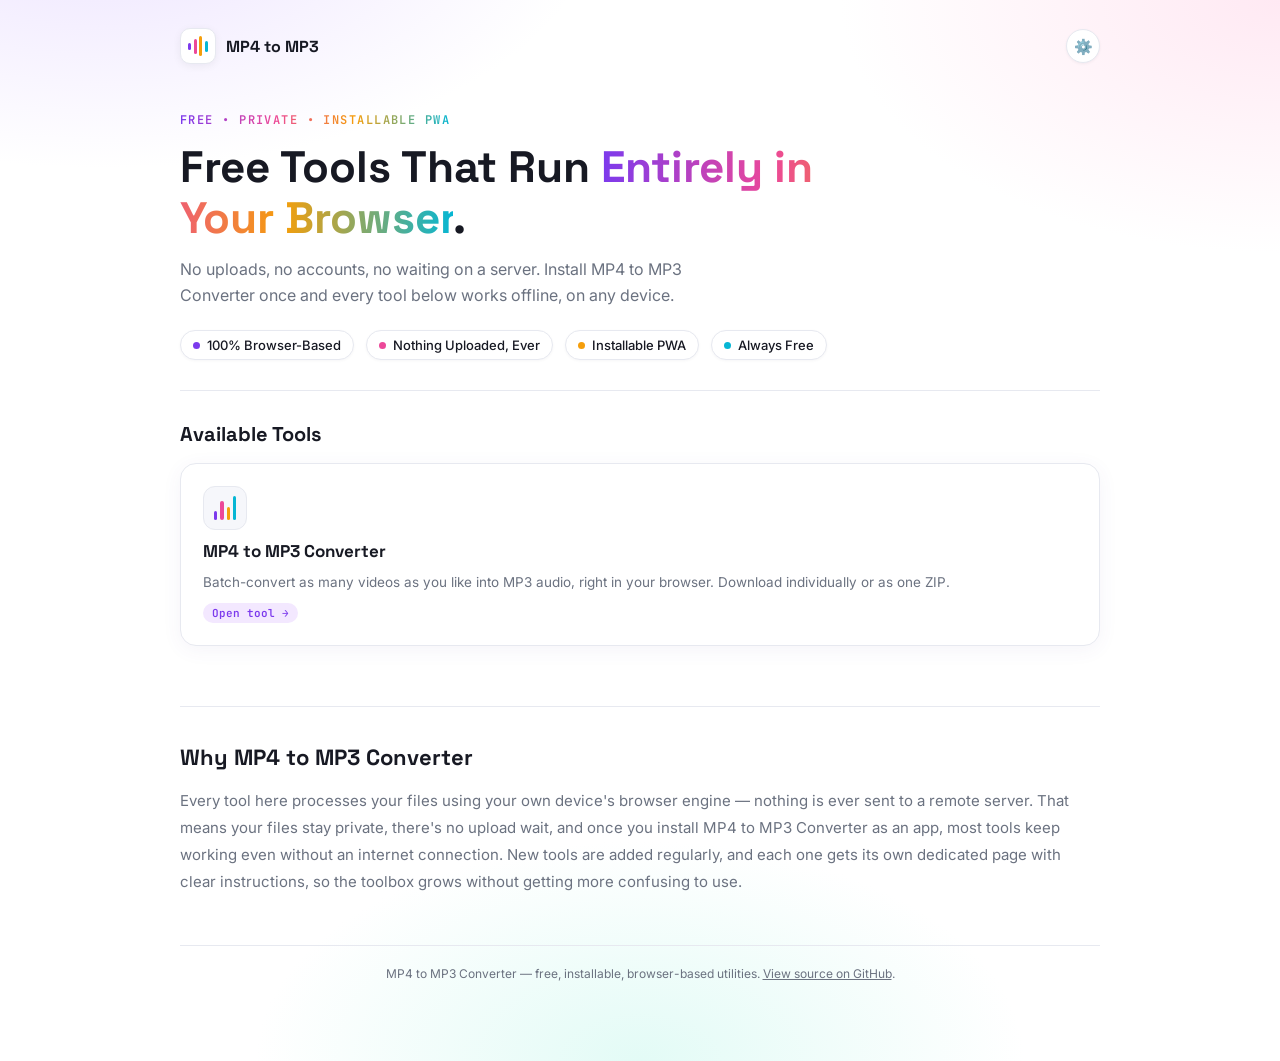
<file: index.html>
<!DOCTYPE html>
<html lang="en" dir="ltr">
<head>
  <meta name="google-site-verification" content="Ff_dLsNdcpMIW1kSSn31dNSxWAFQNNR4NKiuX0pF2Vg" />
<meta charset="UTF-8">
<meta name="viewport" content="width=device-width, initial-scale=1, viewport-fit=cover">
<title>MP4 to MP3 Converter — Free Online Video to Audio Converter</title>
<meta name="description" content="Free MP4 to MP3 converter online. Convert MP4, MOV, and WEBM videos to MP3 in your browser with batch conversion, no upload, no signup, and private offline-ready processing.">
<meta name="keywords" content="free online tools, browser tools, mp4 to mp3 converter, video to audio converter, offline PWA tools, no upload converter, batch converter">
<meta name="robots" content="index, follow">
<link rel="canonical" href="https://mp4-to-mp3-bice.vercel.app/">

<meta property="og:type" content="website">
<meta property="og:site_name" content="MP4 to MP3 Converter">
<meta property="og:title" content="Free Online Tools — Convert, Compress & Create">
<meta property="og:description" content="A growing toolbox of free, installable, browser-based utilities. Nothing you use is ever uploaded to a server.">
<meta property="og:url" content="https://mp4-to-mp3-bice.vercel.app/">
<meta property="og:image" content="https://mp4-to-mp3-bice.vercel.app/icons/icon-512.png">
<meta property="og:image:width" content="512">
<meta property="og:image:height" content="512">
<meta property="og:image:alt" content="MP4 to MP3 Converter logo — a colorful audio equalizer mark">
<meta property="og:locale" content="en_US">
<meta name="author" content="MP4 to MP3 Converter">

<meta name="twitter:card" content="summary_large_image">
<meta name="twitter:site" content="@example">
<meta name="twitter:title" content="Free Online Tools — Convert, Compress & Create">
<meta name="twitter:description" content="Browser-based tools, starting with a batch MP4 to MP3 converter. No uploads, no signup.">
<meta name="twitter:image" content="https://mp4-to-mp3-bice.vercel.app/icons/icon-512.png">

<link rel="manifest" href="manifest.json">
<meta name="theme-color" content="#FFFFFF">
<meta name="mobile-web-app-capable" content="yes">
<meta name="apple-mobile-web-app-capable" content="yes">
<meta name="apple-mobile-web-app-status-bar-style" content="default">
<meta name="apple-mobile-web-app-title" content="MP4 to MP3 Converter">
<link rel="apple-touch-icon" href="icons/apple-touch-icon.png">
<link rel="icon" type="image/png" sizes="192x192" href="icons/icon-192.png">
<link rel="icon" type="image/png" sizes="32x32" href="icons/favicon-32.png">
<link rel="icon" type="image/png" sizes="16x16" href="icons/favicon-16.png">
<link rel="shortcut icon" href="favicon.ico">

<script type="application/ld+json">
{
  "@context": "https://schema.org",
  "@type": "WebSite",
  "name": "MP4 to MP3 Converter",
  "url": "https://mp4-to-mp3-bice.vercel.app/",
  "description": "A free, installable toolbox of browser-based utilities."
}
</script>
<script type="application/ld+json">
{
  "@context": "https://schema.org",
  "@type": "Organization",
  "name": "MP4 to MP3 Converter",
  "url": "https://mp4-to-mp3-bice.vercel.app/",
  "logo": "https://mp4-to-mp3-bice.vercel.app/icons/icon-512.png"
}
</script>
<script type="application/ld+json">
{
  "@context": "https://schema.org",
  "@type": "ItemList",
  "itemListElement": [
    {
      "@type": "ListItem",
      "position": 1,
      "name": "MP4 to MP3 Converter",
      "url": "https://mp4-to-mp3-bice.vercel.app/tools/mp4-to-mp3/"
    }
  ]
}
</script>

<link rel="preconnect" href="https://fonts.googleapis.com">
<link rel="preconnect" href="https://fonts.gstatic.com" crossorigin>
<link href="https://fonts.googleapis.com/css2?family=Space+Grotesk:wght@500;600;700&family=Inter:wght@400;500;600;700&family=JetBrains+Mono:wght@400;500&display=swap" rel="stylesheet">
<link rel="stylesheet" href="assets/styles.css">
</head>
<body>
<div class="wrap">

  <header class="top">
    <a class="brand" href="/">
      <div class="brand-mark"><span></span><span></span><span></span><span></span></div>
      <b>MP4 to MP3</b>
    </a>
    <div class="top-actions">
      <span class="ios-hint" id="iosHint"></span>
      <a class="settings-btn" href="/settings/" title="Settings" aria-label="Settings">⚙️</a>
      <button class="install-btn" id="installBtn">📲 Install App</button>
    </div>
  </header>

  <section class="hero">
    <span class="eyebrow">Free • Private • Installable PWA</span>
    <h1>Free Tools That Run <em>Entirely in Your Browser</em>.</h1>
    <p>No uploads, no accounts, no waiting on a server. Install MP4 to MP3 Converter once and every tool below works offline, on any device.</p>
    <div class="trust-row">
      <div><span class="dot v"></span> 100% Browser-Based</div>
      <div><span class="dot p"></span> Nothing Uploaded, Ever</div>
      <div><span class="dot a"></span> Installable PWA</div>
      <div><span class="dot c"></span> Always Free</div>
    </div>
  </section>

  <section>
    <h2 style="font-size:20px;margin-bottom:16px;">Available Tools</h2>
    <div class="tool-grid">
      <a class="tool-card" href="/tools/mp4-to-mp3/">
        <div class="tool-icon"><span style="height:40%"></span><span style="height:80%"></span><span style="height:55%"></span><span style="height:100%"></span></div>
        <h3>MP4 to MP3 Converter</h3>
        <p>Batch-convert as many videos as you like into MP3 audio, right in your browser. Download individually or as one ZIP.</p>
        <span class="tag">Open tool →</span>
      </a>

    </div>
  </section>

  <section class="info">
    <h2>Why MP4 to MP3 Converter</h2>
    <p style="color:var(--text-muted);line-height:1.8;font-size:15px;">
      Every tool here processes your files using your own device's browser engine — nothing is ever sent to a
      remote server. That means your files stay private, there's no upload wait, and once you install MP4 to MP3 Converter
      as an app, most tools keep working even without an internet connection. New tools are added regularly,
      and each one gets its own dedicated page with clear instructions, so the toolbox grows without getting
      more confusing to use.
    </p>
  </section>

  <footer>
    <div>MP4 to MP3 Converter — free, installable, browser-based utilities. <a href="https://github.com/" target="_blank" rel="noopener">View source on GitHub</a>.</div>
  </footer>
</div>

<script>window.PWA_ROOT = './';</script>
<script src="assets/pwa.js"></script>
</body>
</html>
</file>
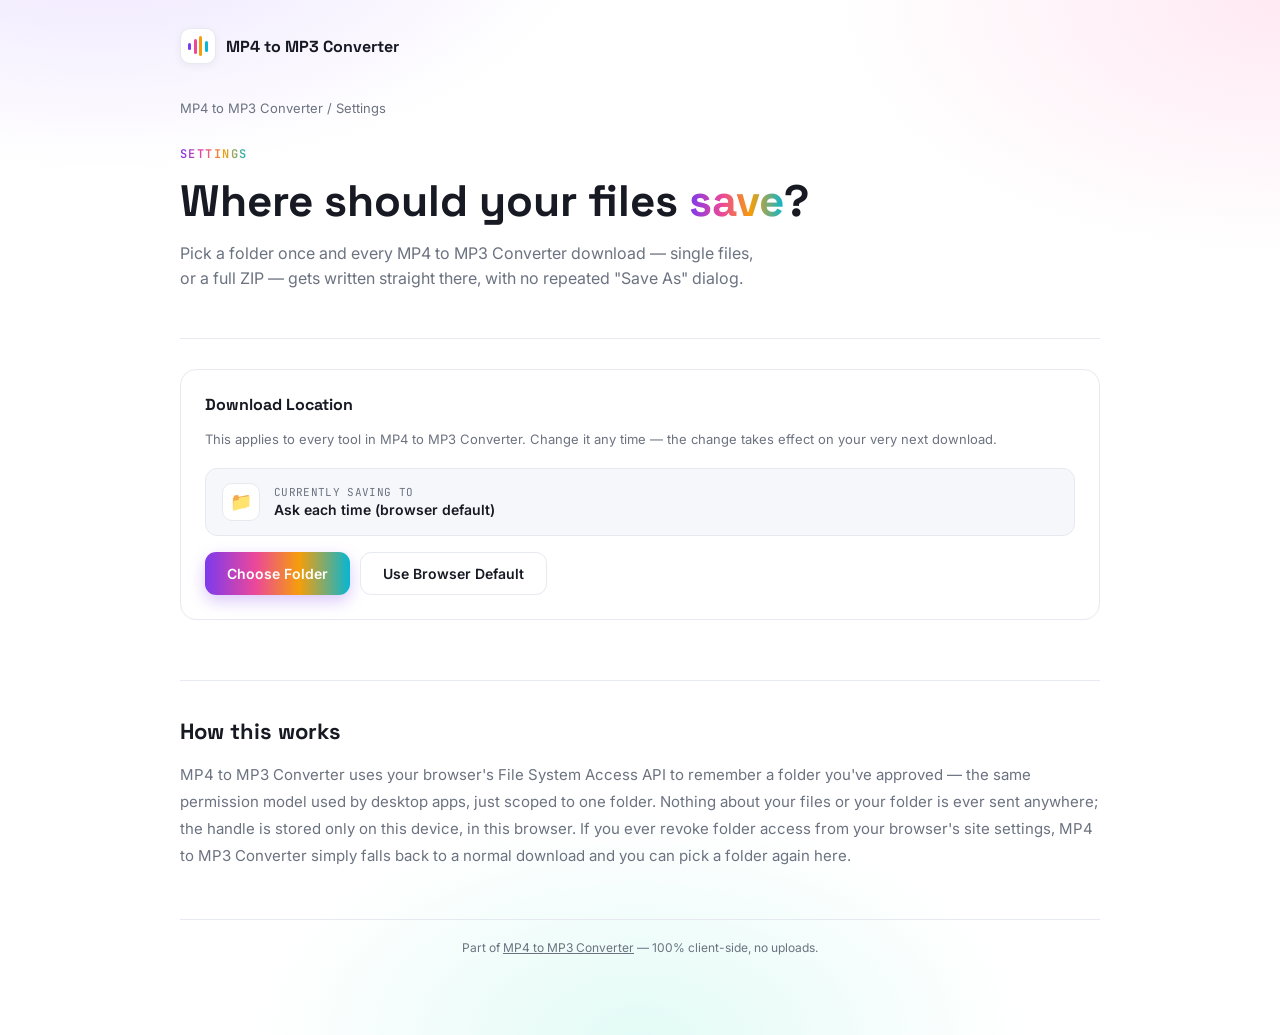
<file: settings/index.html>
<!DOCTYPE html>
<html lang="en" dir="ltr">
<head>
<meta charset="UTF-8">
<meta name="viewport" content="width=device-width, initial-scale=1, viewport-fit=cover">
<title>Settings — MP4 to MP3 Converter</title>
<meta name="description" content="Choose where MP4 to MP3 Converter saves your converted files, or reset to your browser's default download location.">
<meta name="robots" content="noindex, follow">
<link rel="canonical" href="https://mp4-to-mp3-bice.vercel.app/settings/">

<link rel="manifest" href="../manifest.json">
<meta name="theme-color" content="#FFFFFF">
<meta name="mobile-web-app-capable" content="yes">
<meta name="apple-mobile-web-app-capable" content="yes">
<meta name="apple-mobile-web-app-status-bar-style" content="default">
<meta name="apple-mobile-web-app-title" content="MP4 to MP3 Converter">
<link rel="apple-touch-icon" href="../icons/apple-touch-icon.png">
<link rel="icon" type="image/png" sizes="192x192" href="../icons/icon-192.png">
<link rel="icon" type="image/png" sizes="32x32" href="../icons/favicon-32.png">
<link rel="icon" type="image/png" sizes="16x16" href="../icons/favicon-16.png">
<link rel="shortcut icon" href="../favicon.ico">

<link rel="preconnect" href="https://fonts.googleapis.com">
<link rel="preconnect" href="https://fonts.gstatic.com" crossorigin>
<link href="https://fonts.googleapis.com/css2?family=Space+Grotesk:wght@500;600;700&family=Inter:wght@400;500;600;700&family=JetBrains+Mono:wght@400;500&display=swap" rel="stylesheet">
<link rel="stylesheet" href="../assets/styles.css">
</head>
<body>
<div class="wrap">

  <header class="top">
    <a class="brand" href="/">
      <div class="brand-mark"><span></span><span></span><span></span><span></span></div>
      <b>MP4 to MP3 Converter</b>
    </a>
    <div class="top-actions">
      <span class="ios-hint" id="iosHint"></span>
      <button class="install-btn" id="installBtn">📲 Install App</button>
    </div>
  </header>

  <nav class="breadcrumb" aria-label="Breadcrumb">
    <a href="/">MP4 to MP3 Converter</a> / <span>Settings</span>
  </nav>

  <section class="hero">
    <span class="eyebrow">Settings</span>
    <h1>Where should your files <em>save</em>?</h1>
    <p>Pick a folder once and every MP4 to MP3 Converter download — single files, or a full ZIP — gets written straight there, with no repeated "Save As" dialog.</p>
  </section>

  <div class="settings-card" id="folderCard">
    <h3>Download Location</h3>
    <p class="desc">This applies to every tool in MP4 to MP3 Converter. Change it any time — the change takes effect on your very next download.</p>

    <div class="folder-row">
      <div class="folder-icon">📁</div>
      <div class="folder-text">
        <div class="label">Currently saving to</div>
        <div class="value" id="folderValue">Checking…</div>
      </div>
    </div>

    <div class="settings-actions">
      <button class="btn btn-primary" id="chooseFolderBtn">Choose Folder</button>
      <button class="btn btn-ghost" id="resetFolderBtn">Use Browser Default</button>
    </div>

    <p class="unsupported-note" id="unsupportedNote" style="display:none;margin-top:16px;">
      Your browser doesn't support setting a custom save folder (this needs Chrome or Edge, on desktop or Android).
      Files will download to your browser's usual Downloads location — most browsers let you turn on
      "Ask where to save each file" in their own settings if you'd like to choose per download instead.
    </p>
  </div>

  <section class="info">
    <h2>How this works</h2>
    <p style="color:var(--text-muted);line-height:1.8;font-size:15px;">
      MP4 to MP3 Converter uses your browser's File System Access API to remember a folder you've approved — the same
      permission model used by desktop apps, just scoped to one folder. Nothing about your files or your
      folder is ever sent anywhere; the handle is stored only on this device, in this browser. If you ever
      revoke folder access from your browser's site settings, MP4 to MP3 Converter simply falls back to a normal download
      and you can pick a folder again here.
    </p>
  </section>

  <footer>
    <div>Part of <a href="/">MP4 to MP3 Converter</a> — 100% client-side, no uploads.</div>
  </footer>
</div>

<script>window.PWA_ROOT = '../';</script>
<script src="../assets/pwa.js"></script>
<script src="../assets/save-location.js"></script>
<script>
(function () {
  const folderValue = document.getElementById('folderValue');
  const chooseBtn = document.getElementById('chooseFolderBtn');
  const resetBtn = document.getElementById('resetFolderBtn');
  const unsupportedNote = document.getElementById('unsupportedNote');

  async function refresh() {
    if (!SaveLocation.isSupported()) {
      folderValue.textContent = 'Browser default (each file downloads normally)';
      chooseBtn.style.display = 'none';
      resetBtn.style.display = 'none';
      unsupportedNote.style.display = 'block';
      return;
    }
    const name = await SaveLocation.getFolderNameQuiet();
    folderValue.textContent = name ? name : 'Ask each time (browser default)';
    chooseBtn.textContent = name ? 'Change Folder' : 'Choose Folder';
  }

  chooseBtn.addEventListener('click', async () => {
    try {
      await SaveLocation.chooseFolder();
      await refresh();
    } catch (e) {
      console.warn('Folder pick cancelled or failed', e);
    }
  });

  resetBtn.addEventListener('click', async () => {
    await SaveLocation.clearFolder();
    await refresh();
  });

  refresh();
})();
</script>
</body>
</html>
</file>
<file: assets/styles.css>
:root{
  --bg:#FFFFFF;
  --panel:#FFFFFF;
  --panel-2:#F6F7FB;
  --border:#E7E9F0;
  --text:#171923;
  --text-muted:#6B7280;
  --violet:#7C3AED;
  --pink:#EC4899;
  --amber:#F59E0B;
  --cyan:#06B6D4;
  --green:#10B981;
  --danger:#EF4444;
  --grad: linear-gradient(90deg, var(--violet), var(--pink) 35%, var(--amber) 65%, var(--cyan));
  --radius:16px;
}
*{box-sizing:border-box;}
html,body{margin:0;padding:0;}
body{
  background:
    radial-gradient(900px 460px at 8% -8%, #EDE4FF 0%, transparent 55%),
    radial-gradient(800px 460px at 100% 0%, #FFE9F3 0%, transparent 55%),
    radial-gradient(700px 400px at 50% 100%, #E3FBF6 0%, transparent 55%),
    var(--bg);
  color:var(--text);
  font-family:'Inter',sans-serif;
  min-height:100vh;
  -webkit-font-smoothing:antialiased;
}
h1,h2,h3{font-family:'Space Grotesk',sans-serif; margin:0;}
.mono{font-family:'JetBrains Mono',monospace;}
a{color:var(--violet);}
img{max-width:100%;}

.wrap{max-width:960px;margin:0 auto;padding:28px 20px 80px;}

header.top{display:flex;align-items:center;justify-content:space-between;gap:12px;margin-bottom:36px;flex-wrap:wrap;}
.brand{display:flex;align-items:center;gap:10px;text-decoration:none;color:inherit;}
.brand-mark{width:36px;height:36px;border-radius:10px;background:#fff;border:1px solid var(--border);box-shadow:0 2px 8px rgba(20,20,40,.06);display:flex;align-items:center;justify-content:center;gap:2.5px;padding:7px;flex-shrink:0;}
.brand-mark span{display:block;width:3.5px;border-radius:2px;animation:idlebar 1.6s ease-in-out infinite;}
.brand-mark span:nth-child(1){height:35%;background:var(--violet);animation-delay:0s;}
.brand-mark span:nth-child(2){height:75%;background:var(--pink);animation-delay:.15s;}
.brand-mark span:nth-child(3){height:100%;background:var(--amber);animation-delay:.3s;}
.brand-mark span:nth-child(4){height:55%;background:var(--cyan);animation-delay:.45s;}
@keyframes idlebar{0%,100%{transform:scaleY(.5);}50%{transform:scaleY(1);}}
.brand b{font-family:'Space Grotesk';font-size:16px;}
.top-actions{display:flex;align-items:center;gap:10px;}
.back-link{font-size:13px;color:var(--text-muted);text-decoration:none;display:flex;align-items:center;gap:6px;font-weight:500;}
.back-link:hover{color:var(--violet);}
.install-btn{background:#fff;border:1px solid var(--border);color:var(--text);padding:8px 14px;border-radius:999px;font-size:13px;cursor:pointer;display:none;box-shadow:0 1px 3px rgba(20,20,40,.05);}
.install-btn:hover{border-color:var(--violet);color:var(--violet);}
.ios-hint{font-size:12px;color:var(--text-muted);background:var(--panel-2);border:1px solid var(--border);padding:7px 12px;border-radius:999px;display:none;}

.hero{padding:8px 0 30px;border-bottom:1px solid var(--border);margin-bottom:30px;}
.eyebrow{
  background:var(--grad);
  -webkit-background-clip:text; background-clip:text; color:transparent;
  font-family:'JetBrains Mono',monospace;font-size:12px;letter-spacing:.12em;text-transform:uppercase;margin-bottom:14px;display:inline-block;font-weight:600;
}
.hero h1{font-size:clamp(28px,5vw,44px);line-height:1.15;font-weight:700;max-width:700px;}
.hero h1 em{
  font-style:normal;
  background:var(--grad);
  -webkit-background-clip:text; background-clip:text; color:transparent;
}
.hero p{color:var(--text-muted);font-size:16px;max-width:580px;margin-top:14px;line-height:1.6;}
.trust-row{display:flex;gap:12px;flex-wrap:wrap;margin-top:22px;}
.trust-row div{display:flex;align-items:center;gap:7px;color:var(--text);font-size:13px;font-weight:500;background:#fff;border:1px solid var(--border);padding:6px 12px;border-radius:999px;box-shadow:0 1px 3px rgba(20,20,40,.04);}
.dot{width:7px;height:7px;border-radius:50%;}
.dot.v{background:var(--violet);} .dot.p{background:var(--pink);} .dot.a{background:var(--amber);} .dot.c{background:var(--cyan);}

/* Tool directory grid (hub page) */
.tool-grid{display:grid;grid-template-columns:repeat(auto-fit,minmax(260px,1fr));gap:16px;margin-top:8px;}
.tool-card{
  background:#fff;border:1px solid var(--border);border-radius:var(--radius);
  padding:22px;text-decoration:none;color:inherit;box-shadow:0 4px 20px rgba(80,60,160,.06);
  transition:transform .15s, box-shadow .15s, border-color .15s;
  display:flex;flex-direction:column;gap:10px;
}
.tool-card:hover{transform:translateY(-3px);box-shadow:0 10px 26px rgba(80,60,160,.14);border-color:#D8D4F5;}
.tool-icon{width:44px;height:44px;border-radius:12px;background:var(--panel-2);border:1px solid var(--border);display:flex;align-items:end;justify-content:center;gap:3px;padding:9px 10px;}
.tool-icon span{width:4px;border-radius:2px;}
.tool-icon span:nth-child(1){background:var(--violet);} .tool-icon span:nth-child(2){background:var(--pink);}
.tool-icon span:nth-child(3){background:var(--amber);} .tool-icon span:nth-child(4){background:var(--cyan);}
.tool-card h3{font-size:17px;}
.tool-card p{color:var(--text-muted);font-size:13.5px;line-height:1.55;margin:0;}
.tool-card .tag{font-size:11px;font-family:'JetBrains Mono';color:var(--violet);background:#F3E8FF;padding:3px 9px;border-radius:99px;align-self:flex-start;font-weight:600;}
.tool-card.coming{opacity:.55;cursor:default;}
.tool-card.coming:hover{transform:none;box-shadow:0 4px 20px rgba(80,60,160,.06);border-color:var(--border);}

.dropzone{
  border:2px dashed #D8D4F5;
  border-radius:var(--radius);
  background:#fff;
  box-shadow:0 4px 20px rgba(80,60,160,.06);
  padding:44px 20px;
  text-align:center;
  cursor:pointer;
  transition:border-color .2s, background .2s, transform .15s;
  position:relative;
}
.dropzone.drag{border-color:var(--violet); background:#FAF8FF; transform:scale(1.01);}
.dropzone h3{font-size:18px;margin-bottom:6px;}
.dropzone p{color:var(--text-muted);font-size:13px;margin:4px 0 0;}
.dz-icon{margin:0 auto 16px;width:56px;height:56px;border-radius:14px;background:var(--panel-2);border:1px solid var(--border);display:flex;align-items:end;justify-content:center;gap:3.5px;padding:12px 14px;}
.dz-icon span{width:5px;border-radius:2px;}
.dz-icon span:nth-child(1){background:var(--violet);}
.dz-icon span:nth-child(2){background:var(--pink);}
.dz-icon span:nth-child(3){background:var(--amber);}
.dz-icon span:nth-child(4){background:var(--cyan);}
input[type=file]{display:none;}

.controls{display:flex;gap:14px;flex-wrap:wrap;align-items:center;margin:22px 0;}
.field{display:flex;flex-direction:column;gap:6px;}
.field label{font-size:11px;text-transform:uppercase;letter-spacing:.08em;color:var(--text-muted);font-weight:600;}
.advanced-settings{flex:1 1 100%;order:-1;background:var(--panel-2);border:1px solid var(--border);border-radius:12px;padding:12px 14px;}
.advanced-settings summary{cursor:pointer;color:var(--text);font-size:13px;font-weight:700;list-style:none;}
.advanced-settings summary::-webkit-details-marker{display:none;}
.advanced-settings summary::after{content:'+';float:right;color:var(--violet);font-size:18px;line-height:1;}
.advanced-settings[open] summary::after{content:'–';}
.advanced-grid{display:grid;grid-template-columns:repeat(auto-fit,minmax(145px,1fr));gap:12px;margin-top:14px;padding-top:14px;border-top:1px solid var(--border);}
.advanced-grid input[type=number]{width:100%;background:#fff;border:1px solid var(--border);color:var(--text);padding:9px 12px;border-radius:9px;font-family:'JetBrains Mono';font-size:13px;box-sizing:border-box;}
.advanced-grid input[type=range]{width:100%;accent-color:var(--violet);}
.advanced-grid output{font-family:'JetBrains Mono';color:var(--violet);}
.preset-row{display:flex;align-items:center;gap:8px;flex-wrap:wrap;margin-top:12px;color:var(--text-muted);font-size:12px;}
.preset-btn{border:1px solid var(--border);background:var(--panel);color:var(--text);border-radius:999px;padding:6px 10px;cursor:pointer;font-size:12px;}
.preset-btn:hover{border-color:var(--violet);color:var(--violet);}
.waveform{height:42px;display:flex;align-items:center;gap:2px;margin-top:10px;padding:4px 18px;position:relative;background:var(--panel-2);border-radius:8px;overflow:hidden;touch-action:none;}
.waveform span{flex:1;min-width:2px;background:var(--violet);opacity:.65;border-radius:2px;}
.wave-handle{position:absolute;top:0;bottom:0;width:10px;border:0;background:var(--pink);cursor:ew-resize;padding:0;z-index:2;}
.wave-handle.left{left:0}.wave-handle.right{right:0}
select{
  background:#fff;border:1px solid var(--border);color:var(--text);
  padding:9px 12px;border-radius:9px;font-family:'JetBrains Mono';font-size:13px;
  box-shadow:0 1px 3px rgba(20,20,40,.04);
}
.btn{
  border:none;border-radius:11px;padding:12px 22px;font-weight:600;font-size:14px;
  cursor:pointer;font-family:'Inter';transition:transform .15s, opacity .15s, box-shadow .15s;
}
.btn-primary{background:var(--grad);color:#fff;box-shadow:0 6px 16px rgba(124,58,237,.28);}
.btn-primary:disabled{opacity:.4;cursor:not-allowed;box-shadow:none;}
.btn-primary:not(:disabled):hover{transform:translateY(-1px);box-shadow:0 8px 20px rgba(124,58,237,.34);}
.btn-ghost{background:#fff;border:1px solid var(--border);color:var(--text);}
.btn-ghost:hover{border-color:var(--violet);color:var(--violet);}
.btn-ghost:disabled{opacity:.4;cursor:not-allowed;}
.spacer{flex:1;}

.metrics{display:flex;gap:20px;flex-wrap:wrap;background:var(--panel-2);border:1px solid var(--border);border-radius:10px;padding:10px 14px;color:var(--text-muted);font:12px 'JetBrains Mono';}
.metrics b{color:var(--violet);font-weight:700;}
.filelist{display:flex;flex-direction:column;gap:10px;margin-top:8px;}
.file-row{
  background:#fff;border:1px solid var(--border);border-radius:14px;
  padding:14px 16px;display:flex;align-items:center;gap:14px;
  box-shadow:0 1px 4px rgba(20,20,40,.04);
}
.meter{display:flex;gap:2.5px;align-items:end;height:26px;width:32px;flex-shrink:0;}
.meter span{width:4px;background:#E7E9F0;border-radius:2px;transition:background .2s;}
.file-row.working .meter span:nth-child(1){background:var(--violet);animation:meterpulse .9s ease-in-out infinite;}
.file-row.working .meter span:nth-child(2){background:var(--pink);animation:meterpulse .9s ease-in-out infinite .1s;}
.file-row.working .meter span:nth-child(3){background:var(--amber);animation:meterpulse .9s ease-in-out infinite .2s;}
.file-row.working .meter span:nth-child(4){background:var(--cyan);animation:meterpulse .9s ease-in-out infinite .3s;}
.file-row.working .meter span:nth-child(5){background:var(--green);animation:meterpulse .9s ease-in-out infinite .4s;}
.file-row.done .meter span{background:var(--green);}
.file-row.error .meter span{background:var(--danger);}
.meter span:nth-child(1){height:30%;} .meter span:nth-child(2){height:60%;}
.meter span:nth-child(3){height:100%;} .meter span:nth-child(4){height:45%;} .meter span:nth-child(5){height:75%;}
@keyframes meterpulse{0%,100%{transform:scaleY(.4);}50%{transform:scaleY(1);}}

.file-info{flex:1;min-width:0;}
.file-name{font-size:14px;font-weight:600;white-space:nowrap;overflow:hidden;text-overflow:ellipsis;}
.file-sub{font-size:12px;color:var(--text-muted);margin-top:3px;font-family:'JetBrains Mono';}
.progress-track{height:6px;background:var(--panel-2);border-radius:99px;margin-top:8px;overflow:hidden;}
.progress-fill{height:100%;background:var(--grad);width:0%;transition:width .2s;}
.file-actions{display:flex;align-items:center;gap:10px;flex-shrink:0;}
.audio-preview{display:block;width:min(100%,420px);height:36px;margin-top:12px;accent-color:var(--violet);}
.conversion-error{margin-top:8px;color:var(--danger);font-size:12px;line-height:1.4;}
.status-badge{font-size:11px;padding:4px 10px;border-radius:99px;font-family:'JetBrains Mono';white-space:nowrap;font-weight:600;}
.status-wait{background:var(--panel-2);color:var(--text-muted);}
.status-work{background:#F3E8FF;color:var(--violet);}
.status-done{background:#D1FAE5;color:#047857;}
.status-err{background:#FEE2E2;color:var(--danger);}
.dl-link{color:var(--violet);font-size:13px;text-decoration:none;font-weight:700;}
.remove-btn{background:none;border:none;color:var(--text-muted);cursor:pointer;font-size:16px;line-height:1;padding:2px;}
.remove-btn:hover{color:var(--danger);}

.empty-state{color:var(--text-muted);font-size:13px;text-align:center;padding:20px 0;}

section.info{margin-top:60px;border-top:1px solid var(--border);padding-top:36px;}
section.info h2{font-size:22px;margin-bottom:16px;}
.faq{border-top:1px solid var(--border);}
.faq-item{border-bottom:1px solid var(--border);padding:16px 0;}
.faq-item summary{cursor:pointer;font-weight:600;font-size:15px;list-style:none;display:flex;justify-content:space-between;align-items:center;}
.faq-item summary::-webkit-details-marker{display:none;}
.faq-item summary::after{content:'+';color:var(--violet);font-size:20px;}
.faq-item[open] summary::after{content:'–';}
.faq-item p{color:var(--text-muted);font-size:14px;margin-top:10px;line-height:1.7;}

.breadcrumb{font-size:13px;color:var(--text-muted);margin-bottom:18px;}
.breadcrumb a{color:var(--text-muted);text-decoration:none;}
.breadcrumb a:hover{color:var(--violet);}

footer{margin-top:50px;color:var(--text-muted);font-size:12px;text-align:center;border-top:1px solid var(--border);padding-top:20px;}
footer a{color:var(--text-muted);}
footer a:hover{color:var(--violet);}

.dark-theme{--bg:#11131A;--panel:#1A1D27;--panel-2:#232735;--border:#34394A;--text:#F4F5F7;--text-muted:#A4AABD;}
body.dark-theme{background:var(--bg);}
.dark-theme .brand-mark,.dark-theme .dropzone,.dark-theme .trust-row div,.dark-theme .file-row,.dark-theme .btn-ghost,.dark-theme .settings-btn,.dark-theme .advanced-grid input[type=number],.dark-theme select,.dark-theme .settings-card{background:var(--panel);color:var(--text);}
.dark-theme .loc-banner{background:var(--panel-2);border-color:var(--border);}
.dark-theme .status-wait{background:var(--panel-2);}
@media (max-width:520px){
  .file-row{flex-wrap:wrap;}
  .file-actions{width:100%;justify-content:space-between;}
}

/* ---------- Settings link (header) ---------- */
.settings-btn{background:#fff;border:1px solid var(--border);color:var(--text-muted);width:34px;height:34px;border-radius:999px;font-size:15px;cursor:pointer;display:inline-flex;align-items:center;justify-content:center;box-shadow:0 1px 3px rgba(20,20,40,.05);text-decoration:none;flex-shrink:0;}
.settings-btn:hover{border-color:var(--violet);color:var(--violet);}

/* ---------- Save-location status strip (tool pages) ---------- */
.loc-strip{display:flex;align-items:center;gap:8px;flex-wrap:wrap;font-size:13px;color:var(--text-muted);background:var(--panel-2);border:1px solid var(--border);border-radius:999px;padding:8px 16px;margin-bottom:18px;}
.loc-strip b{color:var(--text);font-weight:600;}
.loc-strip a{color:var(--violet);text-decoration:none;font-weight:600;margin-left:auto;}
.loc-strip a:hover{text-decoration:underline;}

/* ---------- First-run folder banner ---------- */
.loc-banner{display:flex;align-items:center;gap:14px;flex-wrap:wrap;background:#FAF8FF;border:1px solid #E9DDFF;border-radius:var(--radius);padding:14px 18px;margin-bottom:18px;}
.loc-banner p{margin:0;font-size:13px;color:var(--text);flex:1;min-width:200px;}
.loc-banner .btn{white-space:nowrap;}
.loc-banner .btn-text{background:none;border:none;color:var(--text-muted);font-size:13px;cursor:pointer;padding:6px 4px;}
.loc-banner .btn-text:hover{color:var(--text);}

/* ---------- Settings page ---------- */
.settings-card{background:#fff;border:1px solid var(--border);border-radius:var(--radius);padding:24px;margin-bottom:20px;}
.settings-card h3{font-size:16px;margin-bottom:6px;}
.settings-card .desc{color:var(--text-muted);font-size:13px;line-height:1.7;margin-bottom:18px;}
.folder-row{display:flex;align-items:center;gap:14px;flex-wrap:wrap;background:var(--panel-2);border:1px solid var(--border);border-radius:12px;padding:14px 16px;margin-bottom:16px;}
.folder-icon{width:38px;height:38px;border-radius:10px;background:#fff;border:1px solid var(--border);display:flex;align-items:center;justify-content:center;font-size:18px;flex-shrink:0;}
.folder-text{flex:1;min-width:150px;}
.folder-text .label{font-size:11px;color:var(--text-muted);font-family:'JetBrains Mono';text-transform:uppercase;letter-spacing:.03em;}
.folder-text .value{font-size:14px;font-weight:600;margin-top:2px;}
.settings-actions{display:flex;gap:10px;flex-wrap:wrap;}
.unsupported-note{font-size:13px;color:var(--text-muted);background:#FFF7ED;border:1px solid #FDE9C8;border-radius:12px;padding:12px 16px;line-height:1.7;}
</file>
